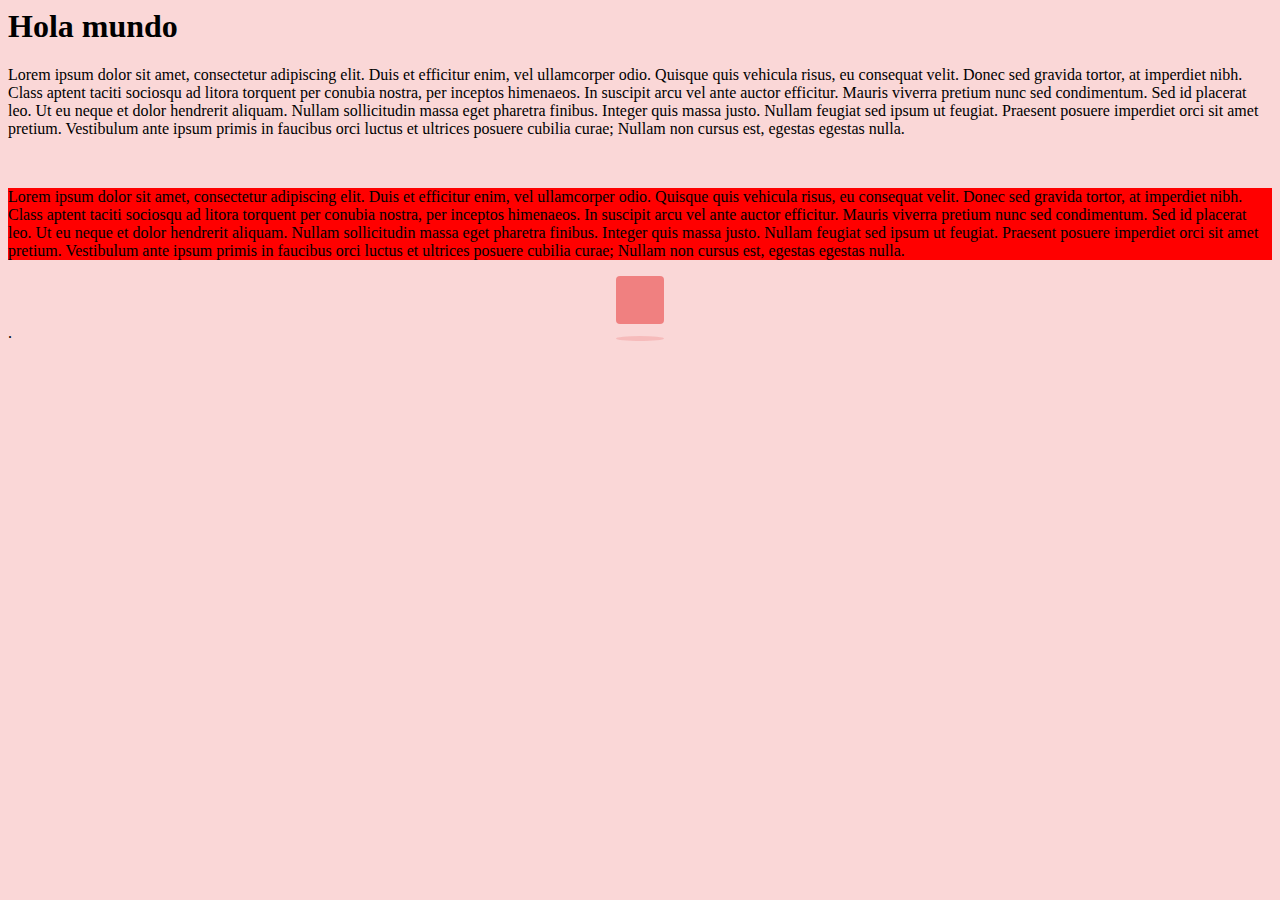
<file: index.html>
<html>

  <header>
	<h1>Hola mundo</h1>
  </header>

  <main>
  	<p>Lorem ipsum dolor sit amet, consectetur adipiscing elit. Duis et efficitur enim, 
	vel ullamcorper odio. Quisque quis vehicula risus, eu consequat velit. Donec sed gravida tortor, 
	at imperdiet nibh. Class aptent taciti sociosqu ad litora torquent per conubia nostra, per inceptos himenaeos. 
	In suscipit arcu vel ante auctor efficitur. Mauris viverra pretium nunc sed condimentum. Sed id placerat leo. 
	Ut eu neque et dolor hendrerit aliquam. Nullam sollicitudin massa eget pharetra finibus. Integer quis massa justo. 
	Nullam feugiat sed ipsum ut feugiat. Praesent posuere imperdiet orci sit amet pretium.
 	Vestibulum ante ipsum primis in faucibus orci luctus et ultrices posuere cubilia curae; Nullam non cursus est, 
	egestas egestas nulla.</p>

	<br>

	<p class="parrafo-rojo">Lorem ipsum dolor sit amet, consectetur adipiscing elit. Duis et efficitur enim, 
	vel ullamcorper odio. Quisque quis vehicula risus, eu consequat velit. Donec sed gravida tortor, 
	at imperdiet nibh. Class aptent taciti sociosqu ad litora torquent per conubia nostra, per inceptos himenaeos. 
	In suscipit arcu vel ante auctor efficitur. Mauris viverra pretium nunc sed condimentum. Sed id placerat leo. 
	Ut eu neque et dolor hendrerit aliquam. Nullam sollicitudin massa eget pharetra finibus. Integer quis massa justo. 
	Nullam feugiat sed ipsum ut feugiat. Praesent posuere imperdiet orci sit amet pretium.
 	Vestibulum ante ipsum primis in faucibus orci luctus et ultrices posuere cubilia curae; Nullam non cursus est, 
	egestas egestas nulla.</p>


  </main>




<style>

html{
  background: #f0808050;
}
.parrafo-rojo{
	background: red;
}
	.loader {
  width: 48px;
  height: 48px;
  margin: auto;
  position: relative;
}

.loader:before {
  content: '';
  width: 48px;
  height: 5px;
  background: #f0808050;
  position: absolute;
  top: 60px;
  left: 0;
  border-radius: 50%;
  animation: shadow324 0.5s linear infinite;
}

.loader:after {
  content: '';
  width: 100%;
  height: 100%;
  background: #f08080;
  position: absolute;
  top: 0;
  left: 0;
  border-radius: 4px;
  animation: jump7456 0.5s linear infinite;
}

@keyframes jump7456 {
  15% {
    border-bottom-right-radius: 3px;
  }

  25% {
    transform: translateY(9px) rotate(22.5deg);
  }

  50% {
    transform: translateY(18px) scale(1, .9) rotate(45deg);
    border-bottom-right-radius: 40px;
  }

  75% {
    transform: translateY(9px) rotate(67.5deg);
  }

  100% {
    transform: translateY(0) rotate(90deg);
  }
}

@keyframes shadow324 {

  0%,
    100% {
    transform: scale(1, 1);
  }

  50% {
    transform: scale(1.2, 1);
  }
}
</style>
	<div class="loader"></div>.
</html>
</file>
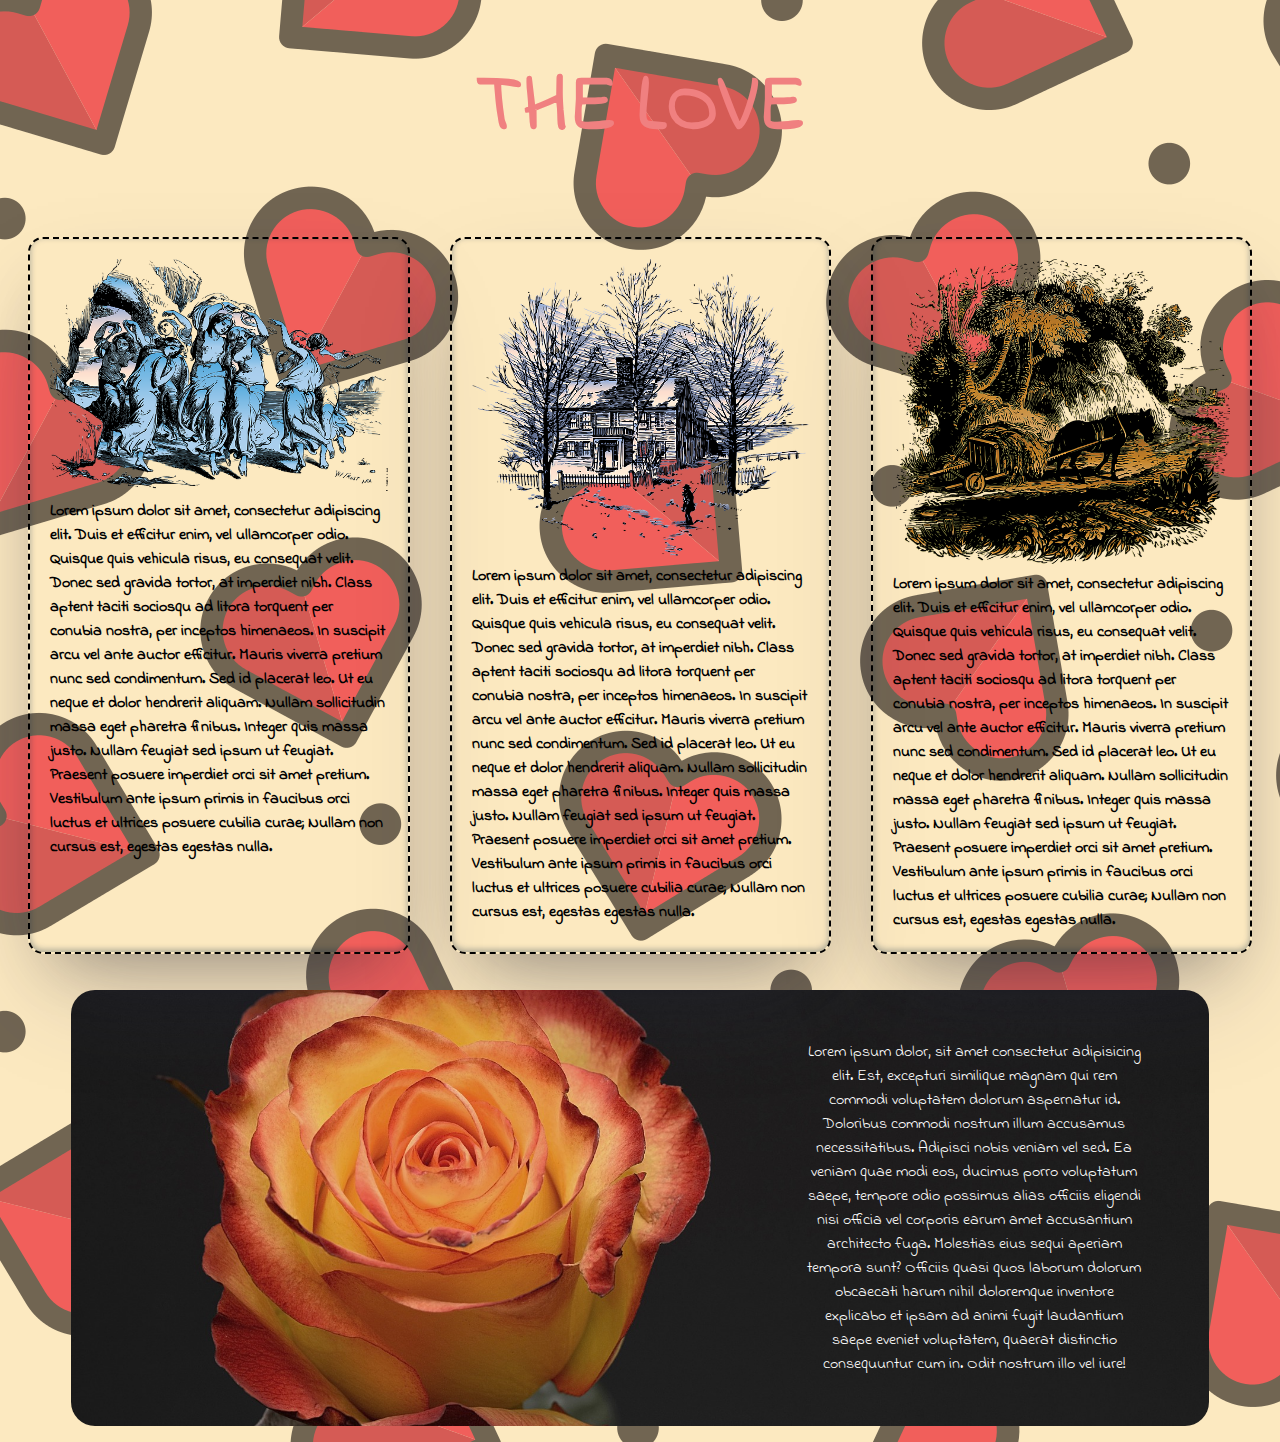
<file: comienzosGit/index.html>
<!DOCTYPE html>
<html lang="en">

<head>
  <meta charset="UTF-8">
  <meta http-equiv="X-UA-Compatible" content="IE=edge">
  <meta name="viewport" content="width=device-width, initial-scale=1.0">
  <title>Document</title>
  <link rel="stylesheet" href="styles.css">

  <link rel="preconnect" href="https://fonts.googleapis.com">
  <link rel="preconnect" href="https://fonts.gstatic.com" crossorigin>
  <link href="https://fonts.googleapis.com/css2?family=Indie+Flower&display=swap" rel="stylesheet">

  <link rel="preconnect" href="https://fonts.googleapis.com">
  <link rel="preconnect" href="https://fonts.gstatic.com" crossorigin>
  <link href="https://fonts.googleapis.com/css2?family=Kavoon&display=swap" rel="stylesheet">
</head>

<body>

  <header>
    <h1 class="title">The love</h1>
  </header>

  <main>
    <div class="container-animacion">
      <!-- <img class="img-encabezado" src="images/img-encabezado.jpg" alt="" width="100%" height="450px"> -->
      <!-- <img class="corazon" src="images/img-love.png" alt=""> -->
    </div>

    <section class="parrafos">
      <div class="container-parrafos">

        <p class="parrafo"><img class="img-parrafos" src="images/img-p1.png" alt="" width="100%" > Lorem
          ipsum dolor sit amet, consectetur adipiscing elit. Duis et efficitur enim,
          vel ullamcorper odio. Quisque quis vehicula risus, eu consequat velit. Donec sed gravida tortor,
          at imperdiet nibh. Class aptent taciti sociosqu ad litora torquent per conubia nostra, per inceptos himenaeos.
          In suscipit arcu vel ante auctor efficitur. Mauris viverra pretium nunc sed condimentum. Sed id placerat leo.
          Ut eu neque et dolor hendrerit aliquam. Nullam sollicitudin massa eget pharetra finibus. Integer quis massa
          justo.
          Nullam feugiat sed ipsum ut feugiat. Praesent posuere imperdiet orci sit amet pretium.
          Vestibulum ante ipsum primis in faucibus orci luctus et ultrices posuere cubilia curae; Nullam non cursus est,
          egestas egestas nulla.</p>

        <p class="parrafo"><img class="img-parrafos" src="images/img-p2.png" alt="" width="100%">Lorem ipsum dolor sit
          amet, consectetur adipiscing elit. Duis et efficitur enim,
          vel ullamcorper odio. Quisque quis vehicula risus, eu consequat velit. Donec sed gravida tortor,
          at imperdiet nibh. Class aptent taciti sociosqu ad litora torquent per conubia nostra, per inceptos himenaeos.
          In suscipit arcu vel ante auctor efficitur. Mauris viverra pretium nunc sed condimentum. Sed id placerat leo.
          Ut eu neque et dolor hendrerit aliquam. Nullam sollicitudin massa eget pharetra finibus. Integer quis massa
          justo.
          Nullam feugiat sed ipsum ut feugiat. Praesent posuere imperdiet orci sit amet pretium.
          Vestibulum ante ipsum primis in faucibus orci luctus et ultrices posuere cubilia curae; Nullam non cursus est,
          egestas egestas nulla.</p>

        <p class="parrafo"><img class="img-parrafos" src="images/img-p3.png" alt="" width="100%">Lorem ipsum dolor sit
          amet, consectetur adipiscing elit. Duis et efficitur enim,
          vel ullamcorper odio. Quisque quis vehicula risus, eu consequat velit. Donec sed gravida tortor,
          at imperdiet nibh. Class aptent taciti sociosqu ad litora torquent per conubia nostra, per inceptos himenaeos.
          In suscipit arcu vel ante auctor efficitur. Mauris viverra pretium nunc sed condimentum. Sed id placerat leo.
          Ut eu neque et dolor hendrerit aliquam. Nullam sollicitudin massa eget pharetra finibus. Integer quis massa
          justo.
          Nullam feugiat sed ipsum ut feugiat. Praesent posuere imperdiet orci sit amet pretium.
          Vestibulum ante ipsum primis in faucibus orci luctus et ultrices posuere cubilia curae; Nullam non cursus est,
          egestas egestas nulla.</p>
      </div>
    </section>

    <section class="seccion-poema">
      <div class="container-poema">
      <!-- <img src="images/bg-sectionPoema.jpg" alt="" width="100%"> -->
        <p class="poema" >Lorem ipsum dolor, sit amet consectetur adipisicing elit. Est, excepturi similique magnam qui rem commodi
          voluptatem dolorum aspernatur id. Doloribus commodi nostrum illum accusamus necessitatibus. Adipisci nobis
          veniam vel sed.
          Ea veniam quae modi eos, ducimus porro voluptatum saepe, tempore odio possimus alias officiis eligendi nisi
          officia vel corporis earum amet accusantium architecto fuga. Molestias eius sequi aperiam tempora sunt?
          Officiis quasi quos laborum dolorum obcaecati harum nihil doloremque inventore explicabo et ipsam ad animi
          fugit laudantium saepe eveniet voluptatem, quaerat distinctio consequuntur cum in. Odit nostrum illo vel iure!
        </p>
      </div>
    </section>

  </main>

</body>

</html>
</file>
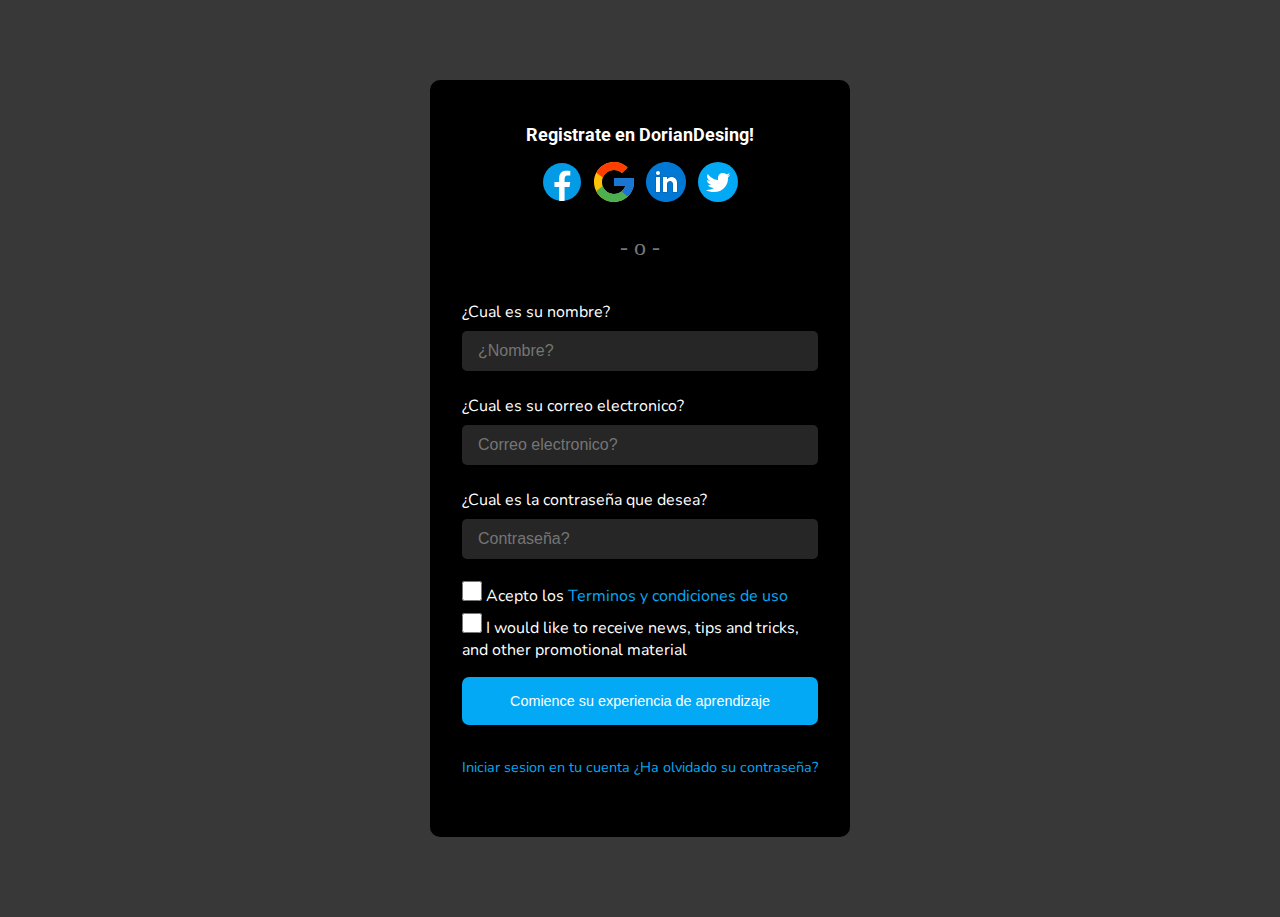
<file: Practica-Form_register/index.html>
<!DOCTYPE html>
<html lang="en">

<head>
    <meta charset="UTF-8">
    <meta http-equiv="X-UA-Compatible" content="IE=edge">
    <meta name="viewport" content="width=device-width, initial-scale=1.0">
    <link rel="stylesheet" href="Css/styles.css">
    <link rel="preconnect" href="https://fonts.googleapis.com">
    <link rel="preconnect" href="https://fonts.gstatic.com" crossorigin>
    <link href="https://fonts.googleapis.com/css2?family=Nunito:wght@200&family=Roboto:wght@700&display=swap"
        rel="stylesheet">

    <title>Register</title>
</head>

<body>
    <div class="container">
        <!--? REGISTRO -->
        <div class="container__icons">
            <h1 class="icons__title">Registrate en DorianDesing!</h1>
            <a href=""><img src="Assets/Icons/icon-facebook.svg" alt="icono facebook" class="icon icon--facebook"></a>
            <a href=""><img src="Assets/Icons/icon-google.svg" alt="icono google" class="icon icon--google"></a>
            <a href=""><img src="Assets/Icons/icon-linkedln.svg" alt="icono linkedln" class="icon icon--linkdln"></a>
            <a href=""><img src="Assets/Icons/icon-twitter.svg" alt="icono twitter" class="icon icon--twitter"></a>
        </div>
        <span>- o -</span>

        <div class="container__form">
            <form class="form">
                <label for="name" class="label">¿Cual es su nombre?</label>
                <input type="text" id="name" placeholder="¿Nombre?" class="input" required>

                <label for="email" class="label">¿Cual es su correo electronico?</label>
                <input type="email" id="email" placeholder="Correo electronico?" class="input" required>
                
                <label for="password" class="label">¿Cual es la contraseña que desea?</label>
                <input type="password" id="password" placeholder="Contraseña?" class="input" required><br>
            </form>

            <div class="terminos">
                <input type="checkbox" id="agreements" class="checkbox" required>
                <label for="agreements">Acepto los <a href="#">Terminos y condiciones de uso</a></label><br>
                <input type="checkbox" id="notify" class="checkbox" required>
                <label for="notify">I would like to receive news, tips and tricks, and other promotional
                    material</label>
            </div>
        </div>
        <div class="buttons">
            <button class="button">Comience su experiencia de aprendizaje</button><br>
            <a href="inicio-sesion.html" class="links link--1">Iniciar sesion en tu cuenta</a>
            <a href="#" class="links link--2">¿Ha olvidado su contraseña?</a>
        </div>
    </div>
</body>

</html>
</file>
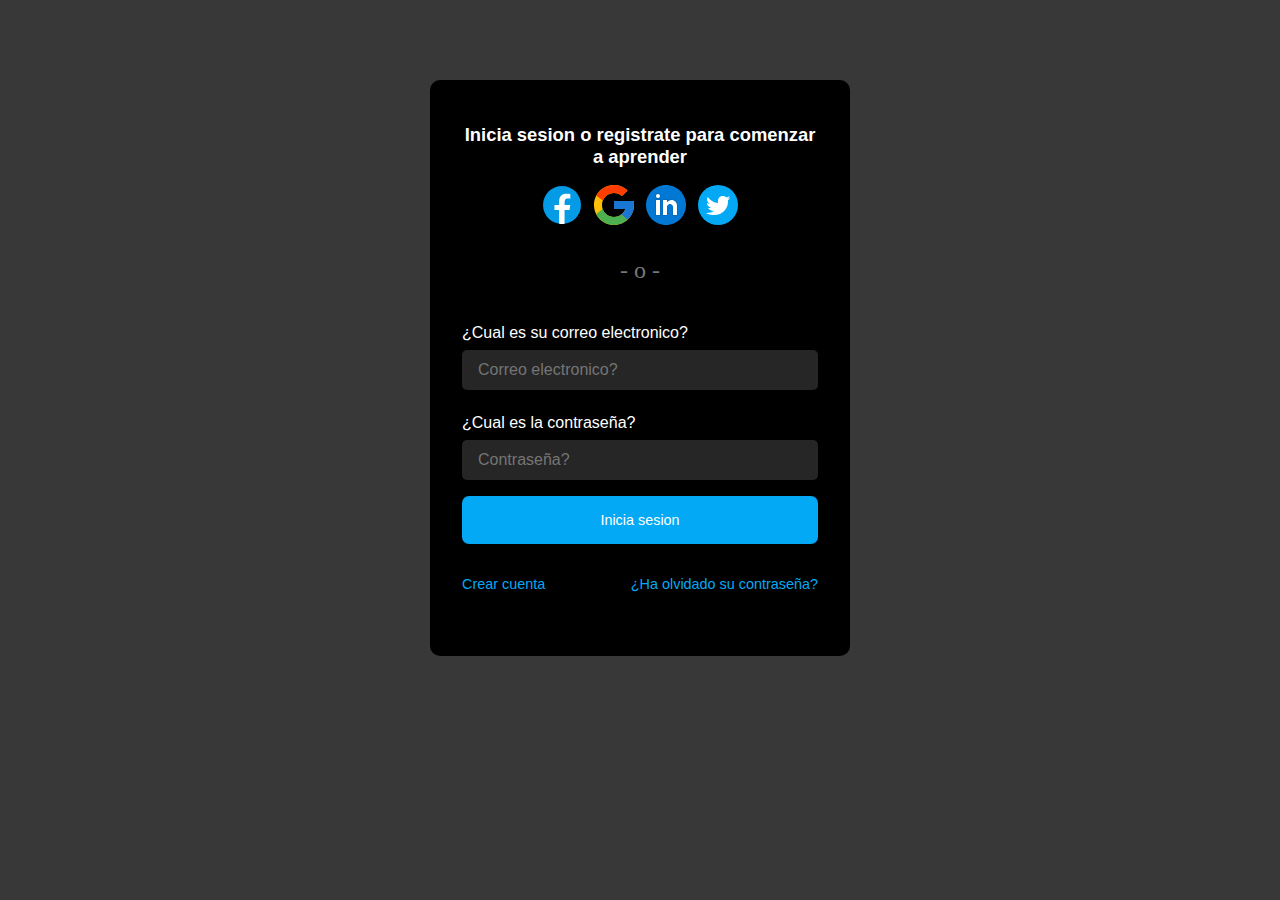
<file: Practica-Form_register/inicio-sesion.html>
<!DOCTYPE html>
<html lang="en">
<head>
    <meta charset="UTF-8">
    <meta http-equiv="X-UA-Compatible" content="IE=edge">
    <meta name="viewport" content="width=device-width, initial-scale=1.0">
    <link rel="stylesheet" href="Css/styles.css">
    <title>Inicio de sesion</title>
</head>
<body>
    
    <!--? INICIO DE SESION -->
    <div class="container">
        <div class="container__icons">
            <h1 class="icons__title">Inicia sesion o registrate para comenzar a aprender</h1>
            <a href=""><img src="Assets/Icons/icon-facebook.svg" alt="icono facebook" class="icon icon--facebook"></a>
            <a href=""><img src="Assets/Icons/icon-google.svg" alt="icono google" class="icon icon--google"></a>
            <a href=""><img src="Assets/Icons/icon-linkedln.svg" alt="icono linkedln" class="icon icon--linkdln"></a>
            <a href=""><img src="Assets/Icons/icon-twitter.svg" alt="icono twitter" class="icon icon--twitter"></a>
        </div>
        <span>- o -</span>

        
        <div class="container__form">
            <form class="form">
                <label for="email" class="label">¿Cual es su correo electronico?</label>
                <input type="email" id="email" placeholder="Correo electronico?" class="input" required>
                <label for="password" class="label">¿Cual es la contraseña?</label>
                <input type="password" id="password" placeholder="Contraseña?" class="input" required><br>
            </form>
        </div>
        <div class="buttons">
            <button class="button">Inicia sesion</button><br>
            <a href="index.html" class="links link--1">Crear cuenta</a>
            <a href="#" class="links link--2">¿Ha olvidado su contraseña?</a>
        </div>
    </div>
</body>
</html>
</file>
<file: comienzosGit/styles.css>
html {
    background: #f0808050;
    background-image: url(images/fondo.png);
    font-family: 'Indie Flower', cursive;
}

.title {
    width: 50%;
    margin: 50px auto;
    text-align: center;
    font-size: 5rem;
    font-weight: bold;
    text-transform: uppercase;
    color: #f08080;
    animation: latidos 2s infinite;
}

/** The CSS for the heart. */
.container-animacion {
    width: 90%;
    margin: 0 auto;
    /* background-color: #fff; */
}

.img-encabezado {
    border-radius: 24px;
    filter: brightness(0.7);
}

/**animacion de latidos*/
@keyframes latidos {
    from {
        transform: none;
    }

    50% {
        transform: scale(1.4);
    }

    to {
        transform: none;
    }
}

/**--------------------------------*/

/**--------------------------------*/

/** The CSS for the paragraph. */
.container-parrafos {
    display: flex;
}

.parrafo {
    border: 2px dashed black;
    padding: 20px;
    margin: 20px;
    box-shadow: rgba(50, 50, 93, 0.25) 0px 50px 100px -20px,
        rgba(0, 0, 0, 0.3) 0px 30px 60px -30px,
        rgba(10, 37, 64, 0.35) 0px -2px 6px 0px inset;
    border-radius: 15px;
    font-size: 1rem;
    font-weight: bold;
}

/**--------------------------------*/

.container-poema {
    width: 90%;
    margin: 0 auto;
    background-size: cover;
    background-position: center;
    background-repeat: no-repeat;
    background-image: url(images/bg-sectionPoema.jpg);
    border-radius: 24px;
}

.poema {
    position: relative;
    left: 60%;
    width: 30%;
    padding: 50px;
    text-align: center;
    color: white;
    /* background: pink; */

}
</file>
<file: Practica-Form_register/Css/styles.css>
* {
    box-sizing: border-box;
}

body {
    /* box-shadow: 0 0 30px rgb(0 0 0 / 5%); */
    background-color: hsla(0, 0%, 22%, 1);
    color: #fff;

}

/** CONTENEDOR PADRE  */
.container {
    width: 420px;
    height: 100%;
    max-width: 100%;
    margin: 5rem auto;
    padding: 2rem;
    text-align: center;
    border-radius: 10px;
    background-color: black;
}

span {
    position: relative;
    top: 1.5rem;
    padding: 1em;
    font-size: 1.5rem;
    color: rgba(255, 255, 255, 0.479);
}

/** TITULO */
.icons__title {
    font-family: 'Roboto', sans-serif;
    font-size: 18.4px;
    font-weight: 700;
}

/** CONTENEDOR FORMULARIO */
.container__form {
    height: 100%;
    margin-top: 2.5rem;
    text-align: left;
    font-family: 'Nunito', sans-serif;
    font-weight: 400;
}

.label {
    display: block;
    padding-top: 1.5rem;
    padding-bottom: 0.5rem;
}

.input {
    width: 100%;
    height: 40px;
    padding: 0.5rem 1rem;
    border: none;
    border-radius: 5px;
    font-size: 1rem;
    color: #fff;
    background-color: rgba(255, 255, 255, 0.15);
}

/** CONTENEDOR TERMINOS Y CONDICIONES */
.terminos {
    margin-top: 1rem;
    padding-top: 0 20px;
    /* background-color: darkcyan; */
}

.checkbox {
    width: 20px;
    height: 20px;
    margin: 6px 0;
    background-color: transparent;
    border: 1px solid;
    cursor: pointer;
}

/** CONTENEDOR BOTONES */
.buttons {
    position: relative;
    height: 8rem;
    /* background-color: lightcoral; */
    margin-top: 1rem;
    text-align: left;
}

.button {
    width: 100%;
    height: 3rem;
    margin-bottom: 2rem;
    border-radius: 7px;
    border: none;
    background-color: #03A9F4;;
    color: #fff;
    font-size: 0.9rem;
    font-weight: 400;
}

.links {
    margin-bottom: 10px;
    font-size: 0.9rem; 
    font-weight: 400;
    font-family: 'Nunito', sans-serif;
    font-weight: 400;
    /* background-color: aquamarine; */
}
.link--2{
    position: absolute;
    right: 0;
    text-align: right;
    
}
.link--1{
    position: absolute;
    
}
a {
    color: #03A9F4;;
    text-decoration: none;
}
</file>
